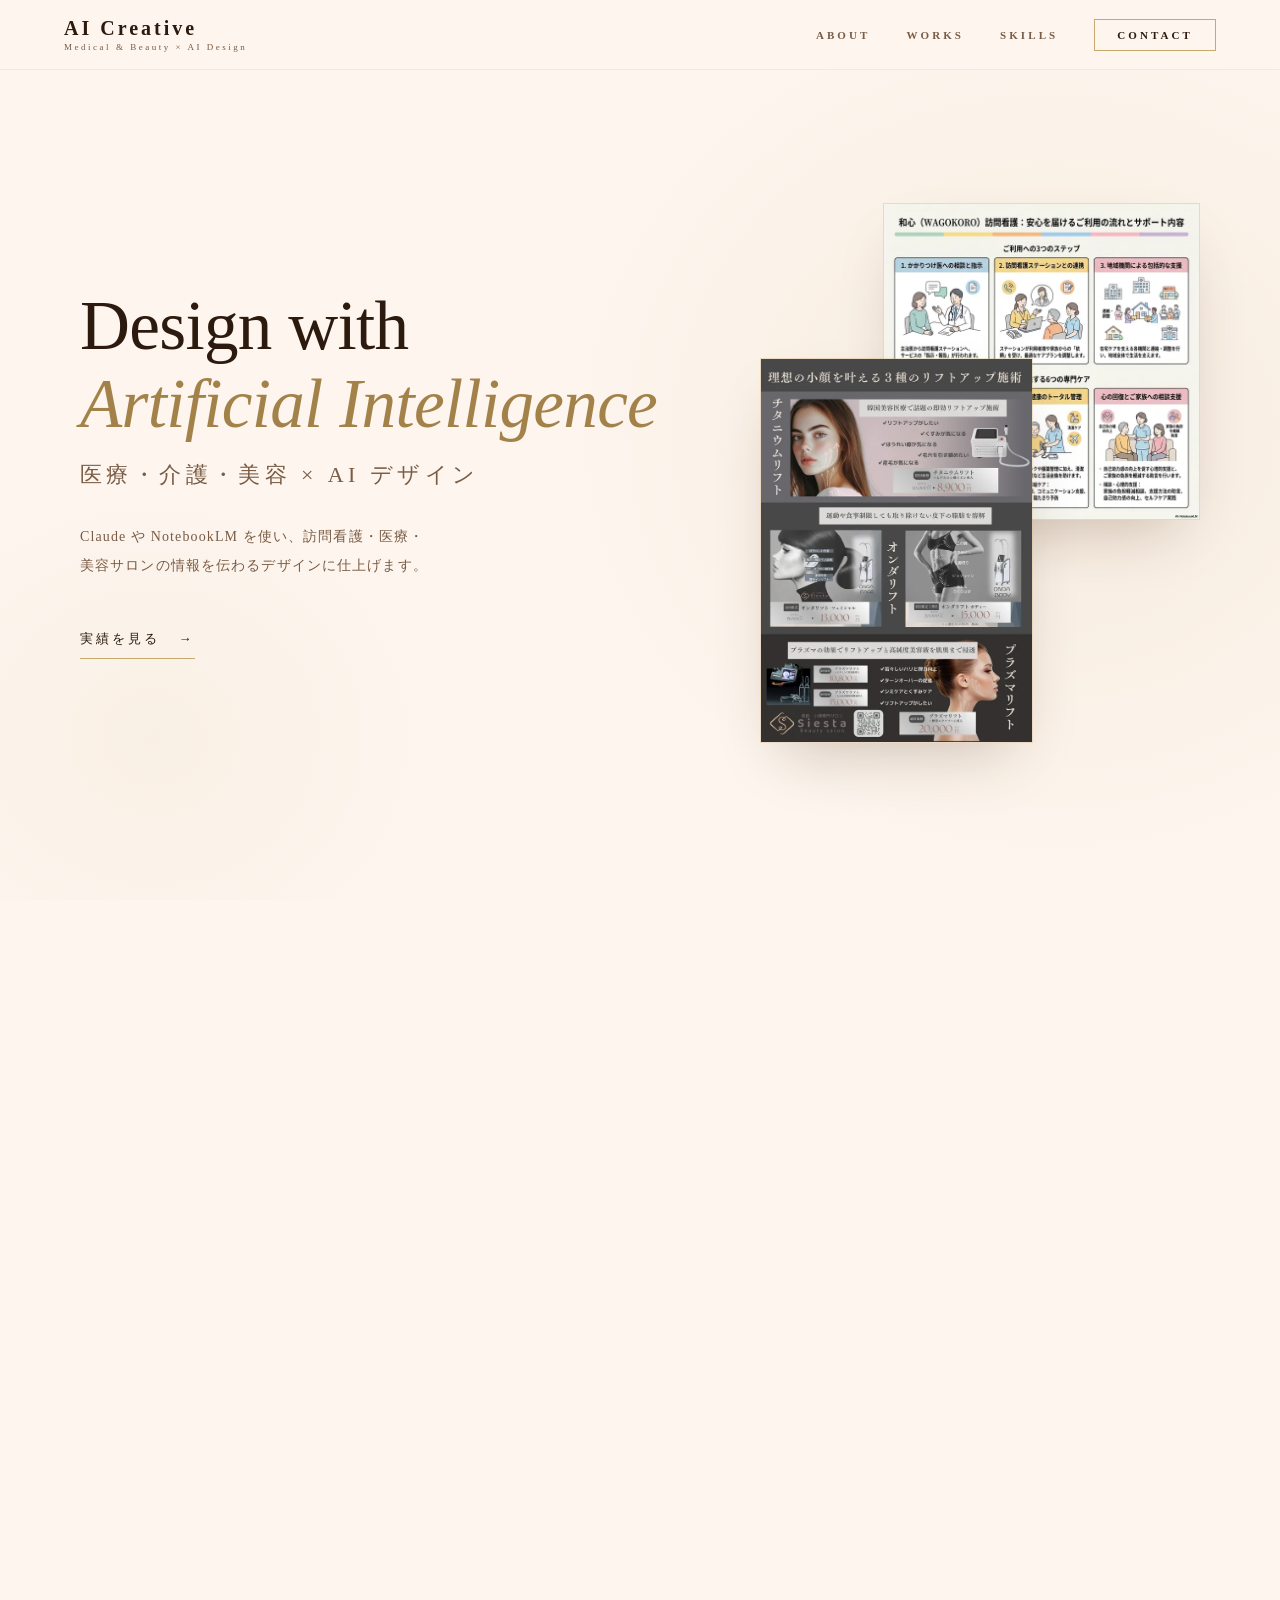
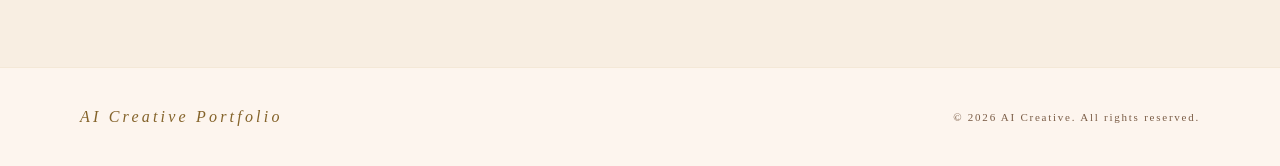
<file: index.html>
<!DOCTYPE html>
<html lang="ja">
<head>
  <meta charset="UTF-8">
  <meta name="viewport" content="width=device-width, initial-scale=1.0">

  <!--
    CSP: Content-Security-Policy
    - script-src  'self'  → 外部スクリプト・インラインスクリプト（onXXX 属性）を遮断
    - style-src   'self' https://fonts.googleapis.com → Google Fonts の stylesheet のみ許可
    - font-src    'self' https://fonts.gstatic.com   → Google Fonts のフォントファイルのみ許可
    - img-src     'self' data:                        → 自ドメインと data URI のみ
    - form-action 'none'                              → フォームの外部送信を全て遮断
    - object-src  'none'                              → Flash 等を遮断
    - base-uri    'self'                              → base タグ乗っ取りを防止
  -->
  <meta http-equiv="Content-Security-Policy"
        content="default-src 'self'; script-src 'self'; style-src 'self' https://fonts.googleapis.com; font-src 'self' https://fonts.gstatic.com; img-src 'self' data:; form-action 'none'; object-src 'none'; base-uri 'self';">

  <title>AI Creative Portfolio | 医療・美容 × AI デザイン</title>
  <meta name="description" content="Claude・NotebookLM などの生成 AI を活用し、医療・訪問看護・美容サロン向けのデザインとコンテンツを制作する AI クリエイターのポートフォリオサイトです。">
  <meta name="keywords"    content="AI, ポートフォリオ, 医療, 訪問看護, 美容サロン, NotebookLM, Claude, デザイン, インフォグラフィック">
  <meta name="author"      content="AI Creative Portfolio">

  <!-- OGP -->
  <meta property="og:type"        content="website">
  <meta property="og:url"         content="https://salonsiesta37-lab.github.io/ai-portfolio/">
  <meta property="og:title"       content="AI Creative Portfolio | 医療・美容 × AI デザイン">
  <meta property="og:description" content="Claude・NotebookLM などの生成 AI を活用した医療・訪問看護・美容サロン向けデザインの制作実績をご紹介します。">
  <meta property="og:image"       content="https://salonsiesta37-lab.github.io/ai-portfolio/iCeIWyyM31_full.png">
  <meta property="og:locale"      content="ja_JP">

  <!-- Twitter Card -->
  <meta name="twitter:card"        content="summary_large_image">
  <meta name="twitter:title"       content="AI Creative Portfolio | 医療・美容 × AI デザイン">
  <meta name="twitter:description" content="Claude・NotebookLM などの生成 AI を活用した医療・訪問看護・美容サロン向けデザインの制作実績をご紹介します。">
  <meta name="twitter:image"       content="https://salonsiesta37-lab.github.io/ai-portfolio/iCeIWyyM31_full.png">

  <!-- テーマ: OS のライト / ダーク設定に追従 -->
  <meta name="color-scheme" content="light dark">
  <meta name="theme-color" content="#FDF5EE" media="(prefers-color-scheme: light)">
  <meta name="theme-color" content="#1C130C" media="(prefers-color-scheme: dark)">
  <link rel="icon" href="img/favicon.svg" type="image/svg+xml">

  <!-- Canonical -->
  <link rel="canonical" href="https://salonsiesta37-lab.github.io/ai-portfolio/">

  <!-- Fonts: preconnect でレイテンシ削減 -->
  <link rel="preconnect" href="https://fonts.googleapis.com">
  <link rel="preconnect" href="https://fonts.gstatic.com" crossorigin>
  <link href="https://fonts.googleapis.com/css2?family=Cormorant+Garamond:ital,wght@0,300;0,400;0,600;1,300;1,400&family=Shippori+Mincho:wght@300;400;500&display=swap" rel="stylesheet">

  <!-- 外部 CSS（インラインスタイルを排除して CSP に準拠） -->
  <link rel="stylesheet" href="css/style.css">

  <!-- LCP: ヒーロー画像を先読み -->
  <link rel="preload" as="image" type="image/webp"
        href="img/siesta-flyer-640.webp"
        imagesrcset="img/siesta-flyer-640.webp 640w, img/siesta-flyer-1200.webp 1200w"
        imagesizes="(max-width: 768px) 60vw, 300px">
</head>
<body>

  <a href="#main" class="skip-link">本文へスキップ</a>
  <!-- ヘッダーの影切替用センチネル（scroll イベントの代わりに IntersectionObserver で監視） -->
  <div class="scroll-sentinel" id="scrollSentinel" aria-hidden="true"></div>

  <!-- ══ HEADER ══ -->
  <header id="header" role="banner">
    <a href="#home" class="logo" aria-label="AI Creative Portfolio トップへ">
      AI Creative
      <span>Medical &amp; Beauty × AI Design</span>
    </a>
    <nav aria-label="メインナビゲーション">
      <a href="#about">ABOUT</a>
      <a href="#works">WORKS</a>
      <a href="#skills">SKILLS</a>
      <a href="#contact" class="nav-cta">CONTACT</a>
    </nav>
  </header>

  <main id="main">

  <!-- ══ HERO ══ -->
  <section class="hero" id="home" aria-labelledby="hero-title">
    <div class="hero-bg" aria-hidden="true"></div>
    <div class="hero-content">
      <h1 class="hero-title" id="hero-title">
        Design with <em>Artificial Intelligence</em>
      </h1>
      <p class="hero-title-ja">医療・介護・美容 × AI デザイン</p>
      <p class="hero-desc">
        Claude や NotebookLM を使い、訪問看護・医療・美容サロンの情報を伝わるデザインに仕上げます。
      </p>
      <a href="#works" class="hero-cta">実績を見る</a>
    </div>
    <!-- 実際の制作物をヒーロービジュアルとして重ねて配置 -->
    <div class="hero-visual" aria-hidden="true">
      <img class="hero-visual__back"
           src="img/wagokoro-care-640.webp"
           srcset="img/wagokoro-care-640.webp 640w, img/wagokoro-care-1200.webp 1200w"
           sizes="(max-width: 768px) 55vw, 340px"
           width="640" height="640"
           alt=""
           decoding="async">
      <img class="hero-visual__front"
           src="img/siesta-flyer-640.webp"
           srcset="img/siesta-flyer-640.webp 640w, img/siesta-flyer-1200.webp 1200w"
           sizes="(max-width: 768px) 60vw, 300px"
           width="640" height="905"
           alt=""
           fetchpriority="high"
           decoding="async">
    </div>
  </section>

  <!-- ══ ABOUT ══ -->
  <section class="about" id="about" aria-labelledby="about-title">
    <h2 class="section-title reveal" id="about-title">About</h2>
    <p class="section-title-ja reveal">プロフィール</p>

    <div class="about-grid">
      <div class="about-text reveal">
        <p>
          医療・介護・美容業界に特化した <strong>AI 活用クリエイター</strong>です。Anthropic Claude・Google NotebookLM など最先端の生成 AI を駆使し、専門的な情報をわかりやすく美しく伝えるコンテンツを制作しています。
        </p>
        <p>
          訪問看護ステーション・美容サロンなど地域密着型ビジネスの<strong>デジタル変革を支援</strong>することを使命とし、ロゴ・チラシ・インフォグラフィック・Web フォームまで幅広いアウトプットに対応しています。
        </p>
        <p>
          AI を「ツール」として使いこなし、人間ならではの感性と組み合わせることで、業界に合った温かみのある成果物を届けます。
        </p>
        <div class="about-sectors" aria-label="対応分野">
          <span class="sector-tag">医療・介護</span>
          <span class="sector-tag">訪問看護</span>
          <span class="sector-tag">美容サロン</span>
          <span class="sector-tag">ブランドデザイン</span>
          <span class="sector-tag">Web 制作</span>
          <span class="sector-tag">インフォグラフィック</span>
        </div>
      </div>

      <div class="about-panel reveal reveal-d2">
        <h3>TOOLS &amp; TECHNOLOGIES</h3>
        <ul class="tool-list" aria-label="使用ツール一覧">
          <li class="tool-item">
            <div class="tool-icon" aria-hidden="true">Cl</div>
            <div class="tool-info">
              <h4>Claude <span>Anthropic</span></h4>
              <p>コンテンツ生成・コーディング・デザイン提案・PDF 自動生成</p>
            </div>
          </li>
          <li class="tool-item">
            <div class="tool-icon" aria-hidden="true">NL</div>
            <div class="tool-info">
              <h4>NotebookLM <span>Google</span></h4>
              <p>資料分析・インフォグラフィック生成・情報可視化</p>
            </div>
          </li>
          <li class="tool-item">
            <div class="tool-icon" aria-hidden="true">Py</div>
            <div class="tool-info">
              <h4>Python / ReportLab</h4>
              <p>PDF 帳票・パンフレット・印刷物の自動生成</p>
            </div>
          </li>
          <li class="tool-item">
            <div class="tool-icon" aria-hidden="true">W</div>
            <div class="tool-info">
              <h4>HTML / CSS</h4>
              <p>高品質 Web フォーム・LP・マイクロサイト制作</p>
            </div>
          </li>
        </ul>
      </div>
    </div>
  </section>


  <!-- ══ WORKS ══ -->
  <section class="works" id="works" aria-labelledby="works-title">
    <h2 class="section-title reveal" id="works-title">Works</h2>
    <p class="section-title-ja reveal">制作実績</p>

    <!-- フィルター: role="group" でボタン群を意味論的にグループ化 -->
    <div class="works-filter reveal" role="group" aria-label="カテゴリフィルター">
      <button class="filter-btn active" data-filter="all"         aria-pressed="true">ALL</button>
      <button class="filter-btn"        data-filter="web"         aria-pressed="false">WEB</button>
      <button class="filter-btn"        data-filter="infographic" aria-pressed="false">INFOGRAPHIC</button>
      <button class="filter-btn"        data-filter="design"      aria-pressed="false">DESIGN</button>
      <button class="filter-btn"        data-filter="logo"        aria-pressed="false">LOGO</button>
    </div>

    <!-- Works グリッド -->
    <div class="works-grid" id="worksGrid" role="list" aria-label="制作実績一覧">

      <!-- 01 HIRO Entry Form -->
      <article class="work-card reveal" data-category="web" role="listitem">
        <div class="work-img work-img--web-hiro">
          <img src="logo-20260418103055ut23hvvv8m-s.png"
               width="142" height="142"
               alt="HIRO 訪問看護ステーション ロゴ：応募エントリーフォームのサムネイル"
               loading="lazy"
               decoding="async">
        </div>
        <div class="work-body">
          <p class="work-cat">WEB FORM</p>
          <h3 class="work-title">応募エントリーフォーム</h3>
          <p class="work-client">HIRO 訪問看護ステーション（芦屋）</p>
          <ul class="work-tags" aria-label="使用技術">
            <li class="work-tag">HTML / CSS</li>
            <li class="work-tag">Claude</li>
            <li class="work-tag">Animation</li>
          </ul>
        </div>
      </article>

      <!-- 02 和心 Infographic 1 -->
      <article class="work-card reveal reveal-d1" data-category="infographic" role="listitem">
        <div class="work-img">
          <img src="img/wagokoro-care-640.webp"
               srcset="img/wagokoro-care-640.webp 640w, img/wagokoro-care-1200.webp 1200w"
               sizes="(max-width: 768px) 100vw, 50vw"
               width="640" height="640"
               alt="和心（WAGOKORO）訪問看護：利用手順と専門ケアのインフォグラフィック"
               loading="lazy"
               decoding="async">
        </div>
        <div class="work-body">
          <p class="work-cat">INFOGRAPHIC</p>
          <h3 class="work-title">訪問看護 利用手順 &amp; 専門ケア案内</h3>
          <p class="work-client">和心（WAGOKORO）訪問看護</p>
          <ul class="work-tags" aria-label="使用技術">
            <li class="work-tag">NotebookLM</li>
            <li class="work-tag">AI 可視化</li>
            <li class="work-tag">医療</li>
          </ul>
        </div>
      </article>

      <!-- 03 精神科 Step Guide -->
      <article class="work-card reveal reveal-d2" data-category="infographic" role="listitem">
        <div class="work-img">
          <img src="img/wagokoro-steps-640.webp"
               srcset="img/wagokoro-steps-640.webp 640w, img/wagokoro-steps-1200.webp 1200w"
               sizes="(max-width: 768px) 100vw, 50vw"
               width="640" height="640"
               alt="和心訪問看護：精神科訪問看護ステップガイドのインフォグラフィック"
               loading="lazy"
               decoding="async">
        </div>
        <div class="work-body">
          <p class="work-cat">INFOGRAPHIC</p>
          <h3 class="work-title">精神科訪問看護 ステップガイド</h3>
          <p class="work-client">和心（わごころ）訪問看護</p>
          <ul class="work-tags" aria-label="使用技術">
            <li class="work-tag">NotebookLM</li>
            <li class="work-tag">AI 可視化</li>
            <li class="work-tag">精神科</li>
          </ul>
        </div>
      </article>

      <!-- 04 Siesta Flyer -->
      <article class="work-card reveal reveal-d3" data-category="design" role="listitem">
        <div class="work-img">
          <img src="img/siesta-flyer-640.webp"
               srcset="img/siesta-flyer-640.webp 640w, img/siesta-flyer-1200.webp 1200w"
               sizes="(max-width: 768px) 100vw, 50vw"
               width="640" height="905"
               alt="Beauty Salon Siesta：リフトアップ3施術（チタニウムリフト・オンダリフト・プラズマリフト）プロモーションチラシ"
               loading="lazy"
               decoding="async">
        </div>
        <div class="work-body">
          <p class="work-cat">FLYER DESIGN</p>
          <h3 class="work-title">リフトアップ施術 プロモーションチラシ</h3>
          <p class="work-client">Beauty Salon Siesta（板宿）</p>
          <ul class="work-tags" aria-label="使用技術">
            <li class="work-tag">AI デザイン</li>
            <li class="work-tag">チラシ制作</li>
            <li class="work-tag">美容</li>
          </ul>
        </div>
      </article>

      <!-- 05 mediwell Logo -->
      <article class="work-card reveal reveal-d4" data-category="logo" role="listitem">
        <div class="work-img work-img--logo-mediwell">
          <img src="apple-touch-icon.png"
               width="180" height="145"
               alt="mediwell：ブランドロゴ（青と紫のひし形 × 筆記体ロゴタイプ）"
               loading="lazy"
               decoding="async">
        </div>
        <div class="work-body">
          <p class="work-cat">LOGO DESIGN</p>
          <h3 class="work-title">ブランドロゴデザイン</h3>
          <p class="work-client">mediwell</p>
          <ul class="work-tags" aria-label="使用技術">
            <li class="work-tag">ロゴ</li>
            <li class="work-tag">ブランディング</li>
            <li class="work-tag">AI 生成</li>
          </ul>
        </div>
      </article>

      <!-- 06 HIRO Logo -->
      <article class="work-card reveal reveal-d5" data-category="logo" role="listitem">
        <div class="work-img work-img--logo-hiro">
          <img src="logo-20260418103055ut23hvvv8m-s.png"
               width="142" height="142"
               alt="HIRO Home Visit Nursing：ブランドロゴ（芦屋 2023）"
               loading="lazy"
               decoding="async">
        </div>
        <div class="work-body">
          <p class="work-cat">LOGO DESIGN</p>
          <h3 class="work-title">ブランドロゴデザイン</h3>
          <p class="work-client">HIRO Home Visit Nursing（芦屋）</p>
          <ul class="work-tags" aria-label="使用技術">
            <li class="work-tag">ロゴ</li>
            <li class="work-tag">ブランディング</li>
            <li class="work-tag">AI 生成</li>
          </ul>
        </div>
      </article>

    </div>
  </section>

  <!-- ══ SKILLS ══ -->
  <section class="skills" id="skills" aria-labelledby="skills-title">
    <h2 class="section-title reveal" id="skills-title">Skills</h2>
    <p class="section-title-ja reveal">スキル・専門領域</p>

    <ul class="skills-list" aria-label="スキル一覧">
      <li class="skill reveal">
        <h3 class="skill-name">AI コンテンツ生成</h3>
        <p class="skill-desc">Claude・NotebookLM を活用した資料・インフォグラフィック・コピーライティングの高速制作</p>
      </li>
      <li class="skill reveal reveal-d1">
        <h3 class="skill-name">Web フォーム / LP</h3>
        <p class="skill-desc">HTML / CSS による高品質なエントリーフォーム・ランディングページ・マイクロサイトの構築</p>
      </li>
      <li class="skill reveal reveal-d2">
        <h3 class="skill-name">印刷物デザイン</h3>
        <p class="skill-desc">チラシ・パンフレット・PDF 帳票の AI 支援設計。ReportLab / Python による自動生成にも対応</p>
      </li>
      <li class="skill reveal reveal-d3">
        <h3 class="skill-name">ブランドデザイン</h3>
        <p class="skill-desc">ロゴ・アイコン・カラーパレット策定。医療・美容業界に適したブランドアイデンティティを提案</p>
      </li>
    </ul>

    <div class="sector-grid">
      <article class="sector-item reveal">
        <div class="sector-img">
          <img src="img/wagokoro-steps-640.webp"
               srcset="img/wagokoro-steps-640.webp 640w, img/wagokoro-steps-1200.webp 1200w"
               sizes="(max-width: 768px) 100vw, 50vw"
               width="640" height="640"
               alt=""
               loading="lazy"
               decoding="async">
        </div>
        <h3>Medical &amp; Nursing</h3>
        <p>
          訪問看護・在宅医療・精神科ケアなど医療・介護業界の複雑な情報を、患者や家族に伝わるビジュアルに変換。NotebookLM を活用した根拠ある情報可視化を強みとしています。
        </p>
      </article>
      <article class="sector-item reveal reveal-d2">
        <div class="sector-img">
          <img src="img/siesta-flyer-640.webp"
               srcset="img/siesta-flyer-640.webp 640w, img/siesta-flyer-1200.webp 1200w"
               sizes="(max-width: 768px) 100vw, 50vw"
               width="640" height="905"
               alt=""
               loading="lazy"
               decoding="async">
        </div>
        <h3>Beauty &amp; Wellness</h3>
        <p>
          美容サロン向けのチラシ・SNS コンテンツ・ブランドロゴを制作。施術の魅力を引き出す洗練されたビジュアル表現で、集客と信頼構築を支援します。
        </p>
      </article>
    </div>
  </section>

  <!-- ══ CONTACT ══ -->
  <section class="contact" id="contact" aria-labelledby="contact-title">
    <p class="section-label reveal" aria-hidden="true">Get in Touch</p>
    <h2 class="section-title reveal" id="contact-title">Contact</h2>
    <p class="section-title-ja reveal">お問い合わせ</p>

    <div class="contact-intro reveal">
      <p>
        制作のご依頼・ご相談はお気軽にどうぞ。医療・介護・美容業界の AI 活用について、まずはヒアリングからお受けしています。お返事は通常 1〜2 営業日以内にお送りします。
      </p>
      <ul class="contact-list" aria-label="対応サービス">
        <li class="contact-list-item">医療・訪問看護のコンテンツ制作</li>
        <li class="contact-list-item">美容サロンのデザイン・ブランディング</li>
        <li class="contact-list-item">AI ツール導入サポート</li>
        <li class="contact-list-item">Web フォーム・LP 制作</li>
        <li class="contact-list-item">インフォグラフィック制作</li>
      </ul>
    </div>

    <!--
      Security: onsubmit 属性を削除し js/main.js で addEventListener を使用
      Accessibility: label の for 属性と input の id を対応させて支援技術に対応
    -->
    <form class="contact-form reveal reveal-d2" novalidate aria-label="お問い合わせフォーム">
      <div class="form-group">
        <label for="contact-name">NAME</label>
        <input id="contact-name"
               type="text"
               name="name"
               placeholder="お名前"
               required
               maxlength="50"
               autocomplete="name"
               aria-required="true">
      </div>
      <div class="form-group">
        <label for="contact-email">EMAIL</label>
        <input id="contact-email"
               type="email"
               name="email"
               placeholder="メールアドレス"
               required
               maxlength="100"
               autocomplete="email"
               aria-required="true">
      </div>
      <div class="form-group form-group--full">
        <label for="contact-service">SERVICE</label>
        <input id="contact-service"
               type="text"
               name="service"
               placeholder="ご依頼内容（例：チラシ制作・Web フォーム）"
               maxlength="100"
               autocomplete="off">
      </div>
      <div class="form-group form-group--full">
        <label for="contact-message">MESSAGE</label>
        <textarea id="contact-message"
                  name="message"
                  placeholder="詳細をお聞かせください"
                  required
                  maxlength="1000"
                  aria-required="true"></textarea>
      </div>
      <button type="submit" class="submit-btn" aria-label="メッセージを送信">SEND MESSAGE</button>
    </form>
  </section>

  </main>

  <!-- ══ FOOTER ══ -->
  <footer role="contentinfo">
    <span class="footer-logo">AI Creative Portfolio</span>
    <small class="footer-copy">© 2026 AI Creative. All rights reserved.</small>
  </footer>

  <!--
    defer: DOM 解析完了後に実行（パフォーマンス最適化）
    src: 外部ファイル参照（CSP の script-src 'self' に準拠）
  -->
  <script src="js/main.js" defer></script>
</body>
</html>
</file>
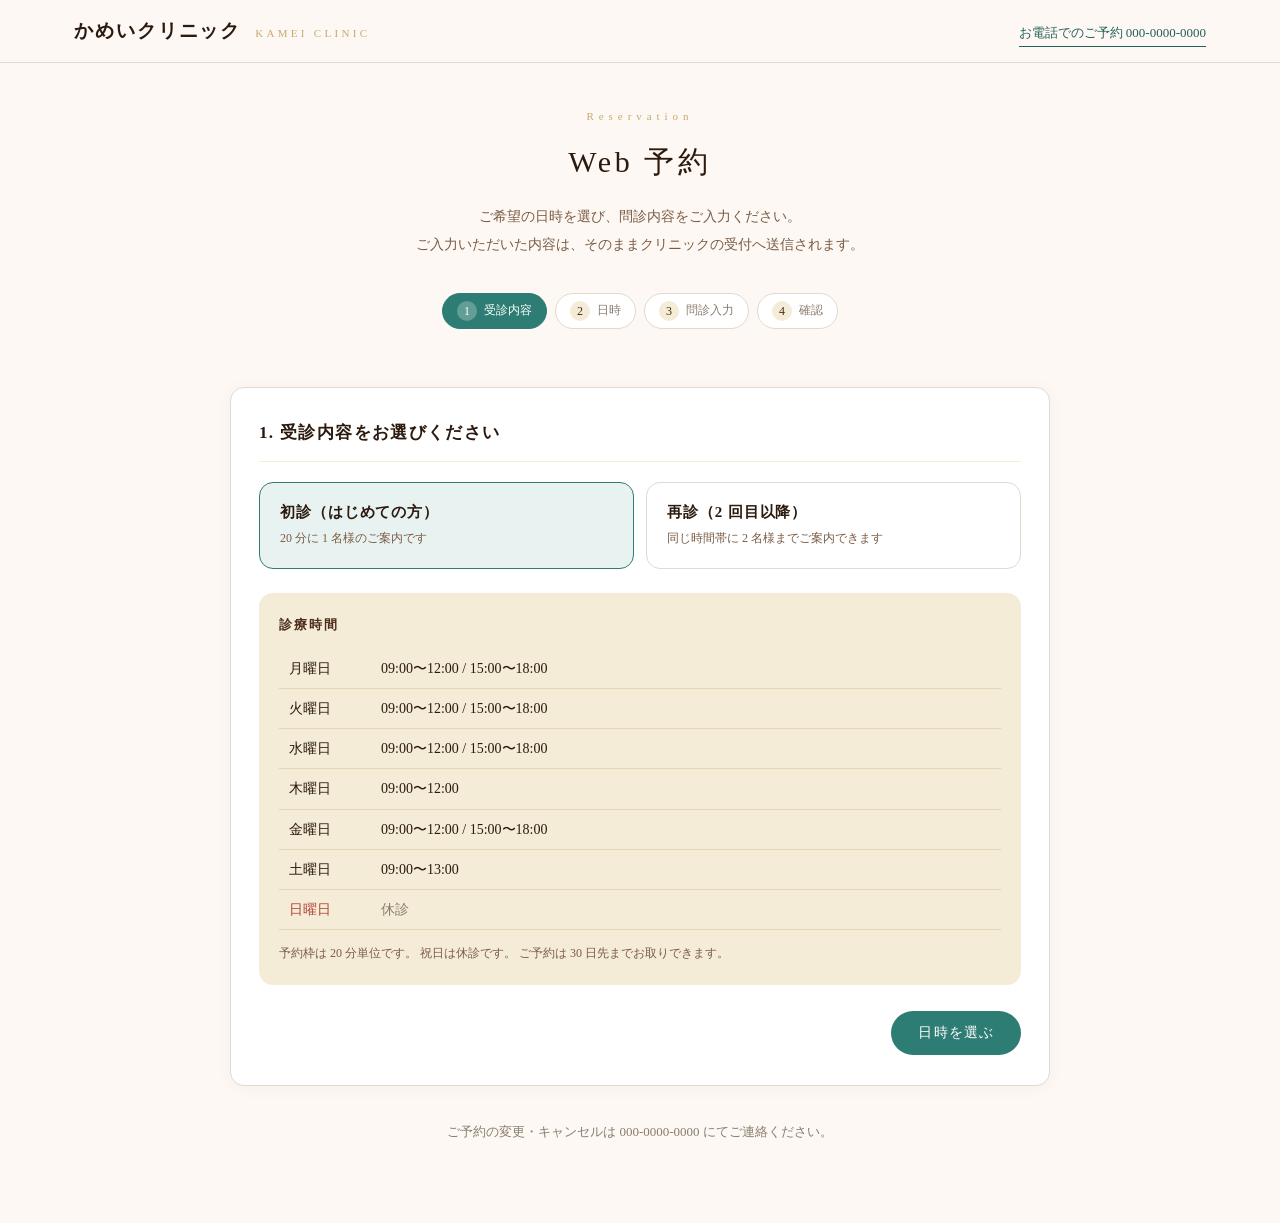
<file: clinic-booking/index.html>
<!DOCTYPE html>
<html lang="ja">
<head>
  <meta charset="UTF-8">
  <meta name="viewport" content="width=device-width, initial-scale=1.0">

  <!--
    CSP: 予約フォームは患者さんの個人情報を扱うため、読み込み先を最小限に限定します。
    - script-src  'self'                        → 外部・インラインスクリプトを遮断
    - connect-src Apps Script のみ許可          → 予約データの送信先を限定
    - form-action 'none'                        → フォームの外部送信を遮断（送信は JS 経由）
  -->
  <meta http-equiv="Content-Security-Policy"
        content="default-src 'self';
                 script-src 'self';
                 style-src 'self' https://fonts.googleapis.com;
                 font-src 'self' https://fonts.gstatic.com;
                 img-src 'self' data:;
                 connect-src 'self' https://script.google.com https://script.googleusercontent.com;
                 form-action 'none'; object-src 'none'; base-uri 'self';">

  <title>Web予約 | かめいクリニック</title>
  <meta name="description" content="かめいクリニックの Web 予約フォームです。診療時間に合わせた予約枠から、ご希望の日時をお選びいただけます。初診の方は 20 分に 1 名様のご案内です。">
  <meta name="robots" content="noindex">

  <link rel="preconnect" href="https://fonts.googleapis.com">
  <link rel="preconnect" href="https://fonts.gstatic.com" crossorigin>
  <link href="https://fonts.googleapis.com/css2?family=Cormorant+Garamond:wght@300;400;600&family=Shippori+Mincho:wght@400;500;600&display=swap" rel="stylesheet">
  <link rel="stylesheet" href="css/booking.css">
</head>
<body>

  <header class="site-header">
    <div class="site-header-inner">
      <p class="clinic-name" id="clinicName">かめいクリニック</p>
      <p class="clinic-sub" id="clinicNameEn">KAMEI CLINIC</p>
      <a class="header-tel" id="headerTel" href="#" hidden>お電話でのご予約</a>
    </div>
  </header>

  <main class="page">

    <div class="page-head">
      <p class="page-label" aria-hidden="true">Reservation</p>
      <h1 class="page-title">Web 予約</h1>
      <p class="page-lead">
        ご希望の日時を選び、問診内容をご入力ください。<br>
        ご入力いただいた内容は、そのままクリニックの受付へ送信されます。
      </p>
    </div>

    <!-- 進行状況 -->
    <ol class="stepper" id="stepper" aria-label="予約の進行状況">
      <li class="step is-current" data-step="1"><span class="step-no">1</span>受診内容</li>
      <li class="step" data-step="2"><span class="step-no">2</span>日時</li>
      <li class="step" data-step="3"><span class="step-no">3</span>問診入力</li>
      <li class="step" data-step="4"><span class="step-no">4</span>確認</li>
    </ol>

    <!-- 通信・エラーの読み上げ用 -->
    <p class="live-region" id="liveRegion" role="status" aria-live="polite"></p>

    <!-- ══ STEP 1: 受付種別 ══ -->
    <section class="card panel" id="panel1" aria-labelledby="panel1-title">
      <h2 class="card-title" id="panel1-title">1. 受診内容をお選びください</h2>
      <div class="type-list" id="typeList" role="radiogroup" aria-label="受付種別"></div>

      <div class="hours-box">
        <h3 class="hours-title">診療時間</h3>
        <table class="hours-table" id="hoursTable">
          <caption class="visually-hidden">曜日ごとの診療時間</caption>
          <tbody></tbody>
        </table>
        <p class="hours-note" id="hoursNote"></p>
      </div>

      <div class="panel-actions">
        <button type="button" class="btn btn-primary" id="toStep2">日時を選ぶ</button>
      </div>
    </section>

    <!-- ══ STEP 2: 日時選択 ══ -->
    <section class="card panel" id="panel2" aria-labelledby="panel2-title" hidden>
      <h2 class="card-title" id="panel2-title">2. ご希望の日時をお選びください</h2>

      <div class="date-nav">
        <button type="button" class="btn btn-ghost" id="prevWeek">← 前の 7 日</button>
        <p class="date-range" id="dateRange"></p>
        <button type="button" class="btn btn-ghost" id="nextWeek">次の 7 日 →</button>
      </div>

      <div class="date-grid" id="dateGrid" role="group" aria-label="来院日"></div>

      <div class="slot-area">
        <h3 class="slot-head" id="slotHead">日付を選択してください</h3>
        <p class="slot-legend">
          <span class="legend-item"><span class="dot dot-open"></span>空きあり</span>
          <span class="legend-item"><span class="dot dot-full"></span>満枠・受付終了</span>
        </p>
        <div class="slot-grid" id="slotGrid" role="group" aria-label="来院時間"></div>
        <p class="slot-empty" id="slotEmpty" hidden></p>
      </div>

      <div class="panel-actions">
        <button type="button" class="btn btn-ghost" id="backTo1">戻る</button>
        <button type="button" class="btn btn-primary" id="toStep3" disabled>問診入力へ</button>
      </div>
    </section>

    <!-- ══ STEP 3: 問診入力 ══ -->
    <section class="card panel" id="panel3" aria-labelledby="panel3-title" hidden>
      <h2 class="card-title" id="panel3-title">3. 問診内容をご入力ください</h2>
      <p class="selected-summary" id="selectedSummary"></p>

      <form class="booking-form" id="bookingForm" novalidate>
        <div class="form-row">
          <div class="form-group">
            <label for="f-name">お名前 <span class="req">必須</span></label>
            <input id="f-name" name="name" type="text" maxlength="50" autocomplete="name"
                   placeholder="亀井 花子" required aria-required="true" aria-describedby="e-name">
            <p class="field-error" id="e-name" role="alert"></p>
          </div>
          <div class="form-group">
            <label for="f-kana">ふりがな <span class="req">必須</span></label>
            <input id="f-kana" name="kana" type="text" maxlength="50" autocomplete="off"
                   placeholder="かめい はなこ" required aria-required="true" aria-describedby="e-kana">
            <p class="field-error" id="e-kana" role="alert"></p>
          </div>
        </div>

        <div class="form-row">
          <div class="form-group">
            <label for="f-birthday">生年月日 <span class="req">必須</span></label>
            <input id="f-birthday" name="birthday" type="date" autocomplete="bday"
                   required aria-required="true" aria-describedby="e-birthday">
            <p class="field-error" id="e-birthday" role="alert"></p>
          </div>
          <div class="form-group">
            <label for="f-sex">性別</label>
            <select id="f-sex" name="sex">
              <option value="female">女性</option>
              <option value="male">男性</option>
              <option value="other">回答しない</option>
            </select>
          </div>
        </div>

        <div class="form-row">
          <div class="form-group">
            <label for="f-tel">電話番号 <span class="req">必須</span></label>
            <input id="f-tel" name="tel" type="tel" maxlength="20" autocomplete="tel"
                   placeholder="078-000-0000" required aria-required="true" aria-describedby="e-tel">
            <p class="field-error" id="e-tel" role="alert"></p>
          </div>
          <div class="form-group">
            <label for="f-email">メールアドレス <span class="opt">任意</span></label>
            <input id="f-email" name="email" type="email" maxlength="100" autocomplete="email"
                   placeholder="example@mail.com" aria-describedby="e-email">
            <p class="field-error" id="e-email" role="alert"></p>
          </div>
        </div>

        <div class="form-group">
          <label for="f-insurance">保険証</label>
          <select id="f-insurance" name="insurance">
            <option value="持参します">持参します</option>
            <option value="マイナ保険証を利用します">マイナ保険証を利用します</option>
            <option value="持参できません">持参できません</option>
          </select>
        </div>

        <div class="form-group">
          <label for="f-symptom">症状・ご要望 <span class="opt">任意</span></label>
          <textarea id="f-symptom" name="symptom" rows="5" maxlength="500"
                    placeholder="いつ頃からどのような症状があるか、服用中のお薬などをご記入ください。"
                    aria-describedby="e-symptom"></textarea>
          <p class="char-count"><span id="symptomCount">0</span> / 500 文字</p>
          <p class="field-error" id="e-symptom" role="alert"></p>
        </div>

        <div class="panel-actions">
          <button type="button" class="btn btn-ghost" id="backTo2">戻る</button>
          <button type="submit" class="btn btn-primary">入力内容を確認</button>
        </div>
      </form>
    </section>

    <!-- ══ STEP 4: 確認 ══ -->
    <section class="card panel" id="panel4" aria-labelledby="panel4-title" hidden>
      <h2 class="card-title" id="panel4-title">4. 内容をご確認ください</h2>
      <p class="confirm-lead">この内容でクリニックへ送信します。</p>

      <dl class="confirm-list" id="confirmList"></dl>

      <div class="notice-box">
        <h3 class="notice-title">ご来院にあたって</h3>
        <ul class="notice-list" id="noticeList"></ul>
      </div>

      <p class="submit-error" id="submitError" role="alert" hidden></p>

      <div class="panel-actions">
        <button type="button" class="btn btn-ghost" id="backTo3">修正する</button>
        <button type="button" class="btn btn-primary" id="submitBooking">この内容で予約する</button>
      </div>
    </section>

    <!-- ══ 完了 ══ -->
    <section class="card panel panel-done" id="panelDone" aria-labelledby="done-title" hidden>
      <p class="done-mark" aria-hidden="true">✓</p>
      <h2 class="card-title" id="done-title">ご予約を受け付けました</h2>

      <div class="done-summary">
        <p class="done-code">予約番号 <strong id="doneCode"></strong></p>
        <p class="done-when" id="doneWhen"></p>
        <p class="done-type" id="doneType"></p>
      </div>

      <div class="mailto-box" id="mailtoBox" hidden>
        <p class="mailto-lead">
          最後にメールソフトが開きます。<strong>そのまま送信</strong>してください。<br>
          自動で開かない場合は、下のボタンを押してください。
        </p>
        <a class="btn btn-primary" id="mailtoLink" href="#">クリニックへ予約内容を送信する</a>
      </div>

      <p class="done-note" id="doneNote"></p>

      <div class="panel-actions">
        <button type="button" class="btn btn-ghost" id="restart">続けて予約する</button>
      </div>
    </section>

    <p class="page-foot">
      ご予約の変更・キャンセルは <span id="footTel">お電話</span> にてご連絡ください。
    </p>

  </main>

  <script type="module" src="js/booking.js"></script>
</body>
</html>
</file>
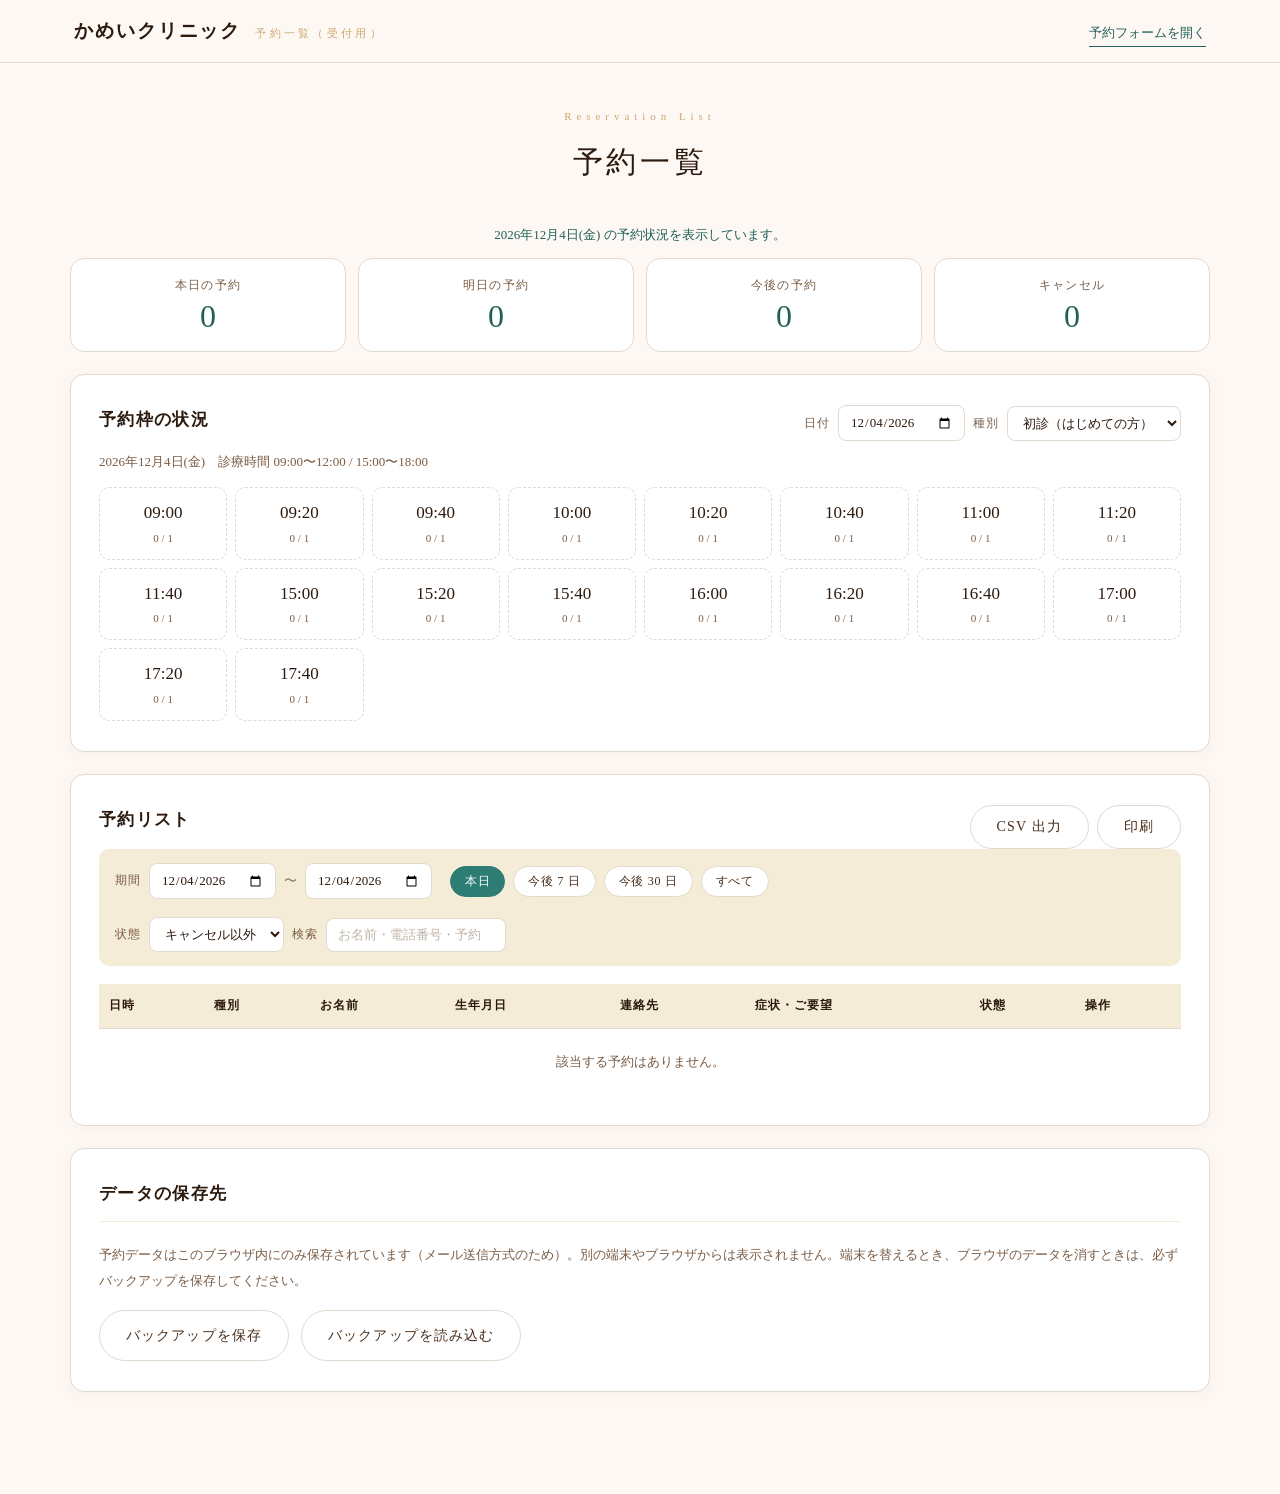
<file: clinic-booking/admin.html>
<!DOCTYPE html>
<html lang="ja">
<head>
  <meta charset="UTF-8">
  <meta name="viewport" content="width=device-width, initial-scale=1.0">

  <meta http-equiv="Content-Security-Policy"
        content="default-src 'self';
                 script-src 'self';
                 style-src 'self' https://fonts.googleapis.com;
                 font-src 'self' https://fonts.gstatic.com;
                 img-src 'self' data:;
                 connect-src 'self' https://script.google.com https://script.googleusercontent.com;
                 form-action 'none'; object-src 'none'; base-uri 'self';">

  <title>予約一覧（受付用） | かめいクリニック</title>
  <meta name="robots" content="noindex, nofollow">

  <link rel="preconnect" href="https://fonts.googleapis.com">
  <link rel="preconnect" href="https://fonts.gstatic.com" crossorigin>
  <link href="https://fonts.googleapis.com/css2?family=Cormorant+Garamond:wght@300;400;600&family=Shippori+Mincho:wght@400;500;600&display=swap" rel="stylesheet">
  <link rel="stylesheet" href="css/booking.css">
</head>
<body class="admin">

  <header class="site-header">
    <div class="site-header-inner">
      <p class="clinic-name" id="clinicName">かめいクリニック</p>
      <p class="clinic-sub">予約一覧（受付用）</p>
      <a class="header-tel" href="index.html">予約フォームを開く</a>
    </div>
  </header>

  <!-- パスコード入力 -->
  <main class="page page-narrow" id="lockScreen" hidden>
    <section class="card" aria-labelledby="lock-title">
      <h1 class="card-title" id="lock-title">受付用パスコード</h1>
      <p class="lock-lead">この画面はクリニック内でのみご利用ください。</p>
      <form class="lock-form" id="lockForm" novalidate>
        <div class="form-group">
          <label for="passcode">パスコード</label>
          <input id="passcode" type="password" autocomplete="current-password" inputmode="numeric">
          <p class="field-error" id="lockError" role="alert"></p>
        </div>
        <button type="submit" class="btn btn-primary">開く</button>
      </form>
    </section>
  </main>

  <main class="page page-wide" id="adminScreen" hidden>

    <div class="page-head">
      <p class="page-label" aria-hidden="true">Reservation List</p>
      <h1 class="page-title">予約一覧</h1>
    </div>

    <p class="live-region" id="liveRegion" role="status" aria-live="polite"></p>

    <!-- 集計 -->
    <div class="stat-row" id="statRow">
      <div class="stat"><p class="stat-label">本日の予約</p><p class="stat-value" id="statToday">0</p></div>
      <div class="stat"><p class="stat-label">明日の予約</p><p class="stat-value" id="statTomorrow">0</p></div>
      <div class="stat"><p class="stat-label">今後の予約</p><p class="stat-value" id="statUpcoming">0</p></div>
      <div class="stat"><p class="stat-label">キャンセル</p><p class="stat-value" id="statCanceled">0</p></div>
    </div>

    <!-- 枠ビュー -->
    <section class="card" aria-labelledby="board-title">
      <div class="card-head">
        <h2 class="card-title" id="board-title">予約枠の状況</h2>
        <div class="card-tools">
          <label class="inline-label" for="boardDate">日付</label>
          <input id="boardDate" type="date">
          <label class="inline-label" for="boardType">種別</label>
          <select id="boardType"></select>
        </div>
      </div>
      <p class="board-hours" id="boardHours"></p>
      <div class="board" id="board"></div>
    </section>

    <!-- 一覧 -->
    <section class="card" aria-labelledby="list-title">
      <div class="card-head">
        <h2 class="card-title" id="list-title">予約リスト</h2>
        <div class="card-tools">
          <button type="button" class="btn btn-ghost" id="reload" hidden>再読み込み</button>
          <button type="button" class="btn btn-ghost" id="exportCsv">CSV 出力</button>
          <button type="button" class="btn btn-ghost" id="printList">印刷</button>
        </div>
      </div>

      <div class="filter-bar">
        <div class="filter-group">
          <label class="inline-label" for="filterFrom">期間</label>
          <input id="filterFrom" type="date">
          <span class="tilde">〜</span>
          <input id="filterTo" type="date">
        </div>
        <div class="filter-group">
          <button type="button" class="chip is-active" data-range="today">本日</button>
          <button type="button" class="chip" data-range="week">今後 7 日</button>
          <button type="button" class="chip" data-range="month">今後 30 日</button>
          <button type="button" class="chip" data-range="all">すべて</button>
        </div>
        <div class="filter-group">
          <label class="inline-label" for="filterStatus">状態</label>
          <select id="filterStatus">
            <option value="active">キャンセル以外</option>
            <option value="all">すべて</option>
            <option value="reserved">予約済み</option>
            <option value="visited">来院済み</option>
            <option value="canceled">キャンセル</option>
          </select>
          <label class="inline-label" for="filterKeyword">検索</label>
          <input id="filterKeyword" type="search" placeholder="お名前・電話番号・予約番号">
        </div>
      </div>

      <div class="table-wrap">
        <table class="list-table">
          <caption class="visually-hidden">予約の一覧</caption>
          <thead>
            <tr>
              <th scope="col">日時</th>
              <th scope="col">種別</th>
              <th scope="col">お名前</th>
              <th scope="col">生年月日</th>
              <th scope="col">連絡先</th>
              <th scope="col">症状・ご要望</th>
              <th scope="col">状態</th>
              <th scope="col" class="col-action">操作</th>
            </tr>
          </thead>
          <tbody id="listBody"></tbody>
        </table>
      </div>
      <p class="list-empty" id="listEmpty" hidden>該当する予約はありません。</p>
    </section>

    <!-- データ管理 -->
    <section class="card" aria-labelledby="data-title">
      <h2 class="card-title" id="data-title">データの保存先</h2>
      <p class="data-note" id="dataNote"></p>
      <div class="panel-actions panel-actions--left">
        <button type="button" class="btn btn-ghost" id="exportJson">バックアップを保存</button>
        <label class="btn btn-ghost btn-file">
          バックアップを読み込む
          <input type="file" id="importJson" accept="application/json" hidden>
        </label>
      </div>
    </section>

  </main>

  <script type="module" src="js/admin.js"></script>
</body>
</html>
</file>
<file: css/style.css>
/* ================================================================
   AI Creative Portfolio — style.css
   Design: Luxury Japanese Modern（taste-skill: Redesign / Preserve）
   Dials: DESIGN_VARIANCE 5 / MOTION_INTENSITY 5 / VISUAL_DENSITY 3
   ================================================================ */

/* ── Tokens ────────────────────────────────────────────────────── */
:root {
  /* Surfaces */
  --bg:            #FDF5EE;   /* cream: ページ基調 */
  --bg-alt:        #F8EEE2;   /* 同系色の一段濃いトーン（Works / Contact） */
  --surface:       #F5ECD8;   /* パネル */
  --header-bg:     rgba(253,245,238,.93);

  /* Text */
  --text:          #2C1A0E;
  --text-muted:    #7A5C45;   /* 5.6:1 on --bg */
  --placeholder:   #9A7F69;

  /* Accent: ゴールド 1 色のみ */
  --accent:        #C9A96E;   /* 線・ボタン面 */
  --accent-ink:    #84632A;   /* 小さなゴールド文字（AA 4.5:1 以上） */
  --accent-display:#A3824A;   /* 大きな見出しのゴールド（3:1 以上） */
  --on-accent:     #2C1A0E;   /* ゴールド面上の文字 */
  --line:          rgba(201,169,110,.32);
  --line-soft:     rgba(201,169,110,.18);

  /* Elevation: 背景色相に合わせたブラウン系の影 */
  --shadow:        0 28px 60px -24px rgba(74,46,26,.28);

  --ease:          cubic-bezier(0.25, 0.46, 0.45, 0.94);
  --header-h:      70px;
  --gutter:        max(80px, calc((100% - 1200px) / 2));

  /* z-index scale */
  --z-header:      100;
  --z-skip:        200;
}

@media (prefers-color-scheme: dark) {
  :root {
    --bg:            #1C130C;
    --bg-alt:        #221710;
    --surface:       #2A1D13;
    --header-bg:     rgba(28,19,12,.9);
    --text:          #F3E8DA;
    --text-muted:    #BFA88F;
    --placeholder:   #8F7A66;
    --accent:        #C9A96E;
    --accent-ink:    #D8BD8A;
    --accent-display:#D8BD8A;
    --on-accent:     #2C1A0E;
    --line:          rgba(201,169,110,.28);
    --line-soft:     rgba(201,169,110,.14);
    --shadow:        0 28px 60px -24px rgba(0,0,0,.55);
  }
}

/* ── Reset ──────────────────────────────────────────────────────── */
*, *::before, *::after { margin: 0; padding: 0; box-sizing: border-box; }
html {
  scroll-behavior: smooth;
  /* 固定ヘッダーの下にアンカー先が隠れないようにする */
  scroll-padding-top: calc(var(--header-h) + 14px);
}
body {
  font-family: 'Shippori Mincho', serif;
  background: var(--bg);
  color: var(--text);
  overflow-x: hidden;
  /* 和文を文節単位で改行（「サ / ロン」のような語中改行を防ぐ。対応ブラウザのみ） */
  word-break: auto-phrase;
}
img { display: block; max-width: 100%; height: auto; }
ul { list-style: none; }
::selection { background: var(--accent); color: var(--on-accent); }

/* キーボード操作時のみゴールドの細線フォーカスリングを表示 */
:focus-visible { outline: 1px solid var(--accent); outline-offset: 4px; }

/* ── Skip link / Sentinel ───────────────────────────────────────── */
.skip-link {
  position: fixed; top: 12px; left: 12px; z-index: var(--z-skip);
  padding: 10px 18px; background: var(--text); color: var(--bg);
  font-size: 12px; letter-spacing: .12em; text-decoration: none;
  transform: translateY(-150%);
  transition: transform .2s var(--ease);
}
.skip-link:focus-visible { transform: translateY(0); }
.scroll-sentinel {
  position: absolute; top: 0; left: 0;
  width: 1px; height: 20px; pointer-events: none;
}

/* ── Header ─────────────────────────────────────────────────────── */
header {
  position: fixed; top: 0; left: 0; right: 0; z-index: var(--z-header);
  padding: 0 64px; height: var(--header-h);
  display: flex; align-items: center; justify-content: space-between;
  background: var(--header-bg);
  backdrop-filter: blur(14px);
  border-bottom: 1px solid var(--line-soft);
  transition: box-shadow .3s;
}
header.scrolled { box-shadow: 0 2px 24px rgba(74,46,26,.08); }
.logo {
  font-family: 'Cormorant Garamond', serif;
  font-size: 20px; font-weight: 600; letter-spacing: .15em;
  color: var(--text); text-decoration: none;
}
.logo span {
  display: block; font-family: 'Shippori Mincho', serif;
  font-size: 9px; font-weight: 300; letter-spacing: .28em;
  color: var(--text-muted); margin-top: 2px;
}
nav { display: flex; gap: 36px; align-items: center; }
nav a {
  font-family: 'Cormorant Garamond', serif;
  font-size: 11px; font-weight: 600; letter-spacing: .28em;
  color: var(--text-muted); text-decoration: none;
  transition: color .3s;
}
nav a:hover { color: var(--accent-ink); }
.nav-cta {
  color: var(--text); border: 1px solid var(--accent);
  padding: 9px 22px;
  transition: background .3s, color .3s, transform .15s;
}
nav .nav-cta:hover { background: var(--accent); color: var(--on-accent); }
.nav-cta:active { transform: translateY(1px); }

/* ── Hero ───────────────────────────────────────────────────────── */
.hero {
  min-height: 100dvh;
  display: grid; grid-template-columns: minmax(0, 7fr) minmax(0, 5fr);
  align-items: center; gap: 56px;
  position: relative; overflow: hidden;
  padding: calc(var(--header-h) + 48px) var(--gutter) 72px;
}
.hero-bg {
  position: absolute; inset: 0;
  background:
    radial-gradient(ellipse 55% 70% at 82% 48%, rgba(201,169,110,.13), transparent 68%),
    radial-gradient(ellipse 35% 45% at 12% 82%, rgba(201,169,110,.07), transparent 60%);
}
.hero-content { position: relative; z-index: 1; }
.hero-title {
  font-family: 'Cormorant Garamond', serif;
  font-size: clamp(44px, 5.4vw, 80px);
  font-weight: 300; letter-spacing: -.01em;
  /* イタリックの g の descender が欠けないよう 1.12 + 下余白を確保 */
  line-height: 1.12; padding-bottom: .06em;
  color: var(--text); margin-bottom: 14px;
  text-wrap: balance;
  opacity: 0; animation: fadeUp 1s .3s var(--ease) forwards;
}
.hero-title em { font-style: italic; color: var(--accent-display); }
.hero-title-ja {
  font-size: clamp(16px, 1.9vw, 22px); font-weight: 300;
  letter-spacing: .2em; color: var(--text-muted); margin-bottom: 32px;
  opacity: 0; animation: fadeUp 1s .5s var(--ease) forwards;
}
.hero-desc {
  font-size: 14px; line-height: 2.1; letter-spacing: .08em;
  color: var(--text-muted); max-width: 30em; margin-bottom: 48px;
  opacity: 0; animation: fadeUp 1s .7s var(--ease) forwards;
}
.hero-cta {
  display: inline-flex; align-items: center; gap: 18px;
  font-size: 13px; font-weight: 500; letter-spacing: .24em;
  color: var(--text); text-decoration: none;
  padding-bottom: 10px; border-bottom: 1px solid var(--accent);
  transition: color .3s, gap .35s var(--ease);
  opacity: 0; animation: fadeUp 1s .9s var(--ease) forwards;
}
.hero-cta::after { content: '→'; }
.hero-cta:hover  { color: var(--accent-ink); gap: 28px; }

/* 実際の制作物を 2 枚重ねたビジュアル */
.hero-visual {
  position: relative; z-index: 1;
  justify-self: end;
  width: min(100%, 440px); aspect-ratio: 440 / 540;
  opacity: 0; animation: fadeIn 1.2s .6s var(--ease) forwards;
}
.hero-visual img {
  position: absolute;
  border: 1px solid var(--line);
  box-shadow: var(--shadow);
}
.hero-visual__back  { top: 0; right: 0; width: 72%; }
.hero-visual__front { bottom: 0; left: 0; width: 62%; }

/* ── Section Common ─────────────────────────────────────────────── */
section { padding: 128px var(--gutter) 144px; }
.section-label {
  font-family: 'Cormorant Garamond', serif;
  font-size: 11px; letter-spacing: .48em; color: var(--accent-ink);
  margin-bottom: 14px; display: flex; align-items: center; gap: 16px;
}
.section-label::before { content: ''; width: 32px; height: 1px; background: var(--accent); }
.section-title {
  font-family: 'Cormorant Garamond', serif;
  font-size: clamp(40px, 4.4vw, 60px); font-weight: 300;
  letter-spacing: -.005em;
  color: var(--text); line-height: 1.08; margin-bottom: 10px;
  text-wrap: balance;
}
.section-title-ja {
  font-size: 12px; letter-spacing: .22em;
  color: var(--text-muted); margin-bottom: 64px;
}

/* ── About ──────────────────────────────────────────────────────── */
.about-grid {
  display: grid; grid-template-columns: 1.1fr 0.9fr;
  gap: 80px; align-items: start;
}
.about-text p {
  font-size: 14px; line-height: 2.25; letter-spacing: .08em;
  color: var(--text-muted); margin-bottom: 22px; max-width: 38em;
}
.about-text p strong { color: var(--text); font-weight: 500; }
.about-sectors { display: flex; gap: 10px; flex-wrap: wrap; margin-top: 40px; }
.sector-tag {
  font-size: 11px; letter-spacing: .16em; color: var(--text-muted);
  border: 1px solid var(--line); padding: 8px 16px;
}
.about-panel {
  background: var(--surface);
  padding: 48px 44px;
}
.about-panel h3 {
  font-family: 'Cormorant Garamond', serif;
  font-size: 11px; letter-spacing: .36em; color: var(--text-muted);
  margin-bottom: 32px;
}
.tool-list { display: flex; flex-direction: column; }
.tool-item {
  display: flex; align-items: flex-start; gap: 18px;
  padding: 20px 0;
  border-bottom: 1px solid var(--line-soft);
}
.tool-item:first-child { padding-top: 0; }
.tool-item:last-child  { border-bottom: none; padding-bottom: 0; }
.tool-icon {
  width: 38px; height: 38px; flex-shrink: 0;
  border: 1px solid var(--accent);
  display: flex; align-items: center; justify-content: center;
  font-family: 'Cormorant Garamond', serif;
  font-size: 13px; font-weight: 600; color: var(--accent-ink);
}
.tool-info h4 {
  font-family: 'Cormorant Garamond', serif;
  font-size: 17px; font-weight: 600; color: var(--text); margin-bottom: 4px;
}
.tool-info h4 span {
  font-size: 13px; font-weight: 400; font-style: italic;
  color: var(--text-muted); margin-left: 6px;
}
.tool-info p { font-size: 11px; letter-spacing: .1em; color: var(--text-muted); line-height: 1.7; }

/* ── Works ──────────────────────────────────────────────────────── */
.works { background: var(--bg-alt); }
.works-filter {
  display: flex; margin-bottom: 56px;
  border-bottom: 1px solid var(--line);
}
.filter-btn {
  font-family: 'Cormorant Garamond', serif;
  font-size: 12px; font-weight: 600; letter-spacing: .26em; color: var(--text-muted);
  background: none; border: none; padding: 12px 26px;
  position: relative; cursor: pointer; transition: color .3s;
}
.filter-btn::after {
  content: ''; position: absolute;
  bottom: -1px; left: 0; right: 0;
  height: 1px; background: var(--accent);
  transform: scaleX(0);
  transition: transform .35s var(--ease);
}
.filter-btn.active, .filter-btn:hover { color: var(--text); }
.filter-btn.active::after, .filter-btn:hover::after { transform: scaleX(1); }

/* 12 カラムの非対称ギャラリー: 7/5 → 5/7 → 6/6 のリズム */
.works-grid {
  display: grid; grid-template-columns: repeat(12, minmax(0, 1fr));
  column-gap: 32px; row-gap: 64px;
  align-items: start;
}
.work-card { grid-column: span 6; }
.work-card:nth-child(1), .work-card:nth-child(4) { grid-column: span 7; }
.work-card:nth-child(2), .work-card:nth-child(3) { grid-column: span 5; }
/* フィルター適用中は均等 2 カラムに戻して空きセルを作らない */
.works-grid.is-filtered .work-card { grid-column: span 6; }
.work-card[hidden] { display: none; }

.work-img {
  height: clamp(260px, 28vw, 400px); overflow: hidden;
  background: var(--surface); position: relative;
}
.work-img img {
  width: 100%; height: 100%; object-fit: cover; object-position: top center;
  transition: transform .8s var(--ease);
}
.work-card:hover .work-img img { transform: scale(1.04); }

/* ロゴ系は余白を取って contain 表示（ブランドのライト背景は固定） */
.work-img--logo-hiro,
.work-img--web-hiro       { background: #FFF3E8; }
.work-img--logo-mediwell  { background: #F0F0F8; }
.work-img--logo-hiro img,
.work-img--logo-mediwell img,
.work-img--web-hiro img   { object-fit: contain; object-position: center; padding: 48px; }

.work-body { padding-top: 22px; max-width: 34em; }
.work-cat {
  font-family: 'Cormorant Garamond', serif;
  font-size: 11px; font-weight: 600; letter-spacing: .36em; color: var(--accent-ink);
  margin-bottom: 10px;
}
.work-title {
  font-size: 17px; font-weight: 500; color: var(--text);
  letter-spacing: .06em; line-height: 1.55; margin-bottom: 6px;
}
.work-client {
  font-size: 12px; letter-spacing: .12em;
  color: var(--text-muted); margin-bottom: 16px;
}
.work-tags { display: flex; gap: 8px; flex-wrap: wrap; }
.work-tag {
  font-size: 10px; letter-spacing: .14em; color: var(--text-muted);
  border: 1px solid var(--line); padding: 4px 10px;
}

/* ── Skills ─────────────────────────────────────────────────────── */
/* カードを使わず、上罫線と余白だけで 2×2 に整理 */
.skills-list {
  display: grid; grid-template-columns: repeat(2, minmax(0, 1fr));
  column-gap: 72px; row-gap: 48px;
  margin-bottom: 112px;
}
.skill { padding-top: 24px; border-top: 1px solid var(--line); }
.skill-name {
  font-size: 18px; font-weight: 500; color: var(--text);
  letter-spacing: .1em; margin-bottom: 12px;
}
.skill-desc {
  font-size: 13px; line-height: 2; letter-spacing: .06em;
  color: var(--text-muted); max-width: 32em;
}

/* 分野ごとに実際の制作物をビジュアルとして添える */
.sector-grid {
  display: grid; grid-template-columns: repeat(2, minmax(0, 1fr));
  gap: 48px;
}
.sector-item:nth-child(2) { margin-top: 96px; }  /* 段差をつけて非対称に */
.sector-img {
  aspect-ratio: 4 / 3; overflow: hidden; margin-bottom: 28px;
  background: var(--surface);
}
.sector-img img {
  width: 100%; height: 100%; object-fit: cover; object-position: top center;
  filter: saturate(.85);
  transition: transform .8s var(--ease), filter .8s var(--ease);
}
.sector-item:hover .sector-img img { transform: scale(1.03); filter: saturate(1); }
.sector-item h3 {
  font-family: 'Cormorant Garamond', serif;
  font-size: 28px; font-weight: 300; color: var(--text);
  letter-spacing: .06em; margin-bottom: 14px;
}
.sector-item p {
  font-size: 13px; line-height: 2.1; letter-spacing: .06em;
  color: var(--text-muted); max-width: 34em;
}

/* ── Contact ────────────────────────────────────────────────────── */
/* ページ全体のテーマを維持し、同系色の一段濃いトーンで区切る */
.contact { background: var(--bg-alt); }
.contact-intro { max-width: 46em; margin-bottom: 64px; }
.contact-intro p {
  font-size: 14px; line-height: 2.2; letter-spacing: .08em;
  color: var(--text-muted); margin-bottom: 32px;
}
.contact-list { display: flex; flex-wrap: wrap; gap: 10px; }
.contact-list-item {
  font-size: 11px; letter-spacing: .14em; color: var(--text-muted);
  border: 1px solid var(--line); padding: 8px 16px;
}

.contact-form {
  display: grid; grid-template-columns: repeat(2, minmax(0, 1fr));
  column-gap: 48px; row-gap: 32px;
  max-width: 880px;
}
.form-group { display: flex; flex-direction: column; gap: 8px; }
.form-group--full { grid-column: 1 / -1; }
.form-group label {
  font-family: 'Cormorant Garamond', serif;
  font-size: 12px; font-weight: 600; letter-spacing: .32em; color: var(--accent-ink);
}
.form-group input,
.form-group textarea {
  background: transparent; border: none;
  border-bottom: 1px solid var(--line);
  border-radius: 0;
  padding: 12px 0;
  font-family: 'Shippori Mincho', serif;
  font-size: 14px; color: var(--text); outline: none;
  transition: border-color .3s; letter-spacing: .06em;
  -webkit-appearance: none; appearance: none;
}
.form-group input:focus,
.form-group textarea:focus { border-bottom-color: var(--accent); }
.form-group textarea { resize: vertical; min-height: 120px; }
.form-group input::placeholder,
.form-group textarea::placeholder { color: var(--placeholder); font-size: 13px; }

/* フォームバリデーションエラー表示 */
.form-error-msg {
  grid-column: 1 / -1;
  font-size: 13px; letter-spacing: .08em;
  color: #A1442A;
  padding: 8px 0 8px 12px;
  border-left: 2px solid #A1442A;
}
@media (prefers-color-scheme: dark) {
  .form-error-msg { color: #E8A86E; border-left-color: #E8A86E; }
}

.submit-btn {
  grid-column: 1 / -1; justify-self: start; margin-top: 8px;
  font-family: 'Cormorant Garamond', serif;
  font-size: 13px; font-weight: 600; letter-spacing: .3em;
  color: var(--on-accent); background: var(--accent); border: none;
  padding: 15px 40px; cursor: pointer;
  transition: background .3s, transform .15s;
}
.submit-btn:hover:not(:disabled) { background: #D8BD8A; }
.submit-btn:active:not(:disabled) { transform: translateY(1px); }
/* 送信完了状態 */
.submit-btn--sent { background: #8FA86E; cursor: default; }

/* ── Footer ─────────────────────────────────────────────────────── */
footer {
  padding: 40px var(--gutter);
  display: flex; align-items: center; justify-content: space-between;
  border-top: 1px solid var(--line-soft);
}
.footer-logo {
  font-family: 'Cormorant Garamond', serif;
  font-size: 16px; font-weight: 400; font-style: italic;
  letter-spacing: .2em; color: var(--accent-ink);
}
.footer-copy { font-size: 11px; letter-spacing: .16em; color: var(--text-muted); }

/* ── Animations ─────────────────────────────────────────────────── */
@keyframes fadeUp {
  from { opacity: 0; transform: translateY(28px); }
  to   { opacity: 1; transform: translateY(0); }
}
@keyframes fadeIn { from { opacity: 0; } to { opacity: 1; } }
.reveal {
  opacity: 0; transform: translateY(32px);
  transition: opacity .85s var(--ease), transform .85s var(--ease);
}
.reveal.visible { opacity: 1; transform: translateY(0); }
.reveal-d1 { transition-delay: .10s; }
.reveal-d2 { transition-delay: .20s; }
.reveal-d3 { transition-delay: .30s; }
.reveal-d4 { transition-delay: .40s; }
.reveal-d5 { transition-delay: .50s; }

/* ── Responsive ─────────────────────────────────────────────────── */
@media (max-width: 1100px) {
  .about-grid  { grid-template-columns: 1fr; gap: 48px; }
  .hero        { grid-template-columns: minmax(0, 1fr) minmax(0, 0.8fr); gap: 40px; }
}
@media (max-width: 768px) {
  :root           { --gutter: 24px; }
  header          { padding: 0 24px; }
  /* モバイルではナビリンクを畳み、CONTACT ボタンだけ残す */
  nav a:not(.nav-cta) { display: none; }
  .nav-cta        { padding: 8px 18px; }

  section         { padding: 80px var(--gutter) 96px; }
  .hero {
    grid-template-columns: 1fr; gap: 48px;
    padding: calc(var(--header-h) + 40px) var(--gutter) 64px;
  }
  .hero-desc      { margin-bottom: 36px; }
  .hero-visual    { justify-self: center; width: min(100%, 340px); }

  .works-filter   { overflow-x: auto; }
  .filter-btn     { padding: 12px 18px; white-space: nowrap; }
  .works-grid     { grid-template-columns: 1fr; row-gap: 48px; }
  .works-grid .work-card,
  .works-grid.is-filtered .work-card { grid-column: auto; }
  .work-img       { height: clamp(240px, 70vw, 340px); }

  .skills-list    { grid-template-columns: 1fr; row-gap: 36px; margin-bottom: 72px; }
  .sector-grid    { grid-template-columns: 1fr; gap: 56px; }
  .sector-item:nth-child(2) { margin-top: 0; }

  .contact-form   { grid-template-columns: 1fr; }
  footer          { flex-direction: column; gap: 10px; text-align: center; }
}

/* ── Accessibility: prefers-reduced-motion ──────────────────────── */
@media (prefers-reduced-motion: reduce) {
  html { scroll-behavior: auto; }
  *, *::before, *::after {
    animation-duration: 0.01ms !important;
    animation-iteration-count: 1 !important;
    animation-delay: 0ms !important;        /* hero-* の delay を除去: opacity:0 期間を排除 */
    transition-duration: 0.01ms !important;
  }
  .reveal { opacity: 1; transform: none; }
}
</file>
<file: clinic-booking/css/booking.css>
/* ================================================================
   かめいクリニック 予約システム — booking.css
   患者用フォーム（index.html）と受付用一覧（admin.html）で共用
   ================================================================ */

:root {
  --cream:      #FDF8F3;
  --white:      #FFFFFF;
  --brown:      #2C1A0E;
  --brown-mid:  #4A2E1A;
  --brown-light:#7A5C45;
  --gold:       #C9A96E;
  --gold-pale:  #F5ECD8;
  --teal:       #2E7D74;
  --teal-dark:  #22615A;
  --teal-pale:  #E8F2F0;
  --red:        #B4453C;
  --red-pale:   #FBEDEC;
  --gray-line:  #E3D9CE;
  --gray-text:  #8A7C6E;
  --ease:       cubic-bezier(.25,.46,.45,.94);
  --radius:     14px;
}

*, *::before, *::after { margin: 0; padding: 0; box-sizing: border-box; }

/* display を指定したクラス（.btn / .stepper など）でも hidden 属性を優先させる */
[hidden] { display: none !important; }

html { scroll-behavior: smooth; }

body {
  font-family: 'Shippori Mincho', serif;
  background: var(--cream);
  color: var(--brown);
  line-height: 1.8;
  -webkit-text-size-adjust: 100%;
}

.visually-hidden {
  position: absolute; width: 1px; height: 1px;
  overflow: hidden; clip: rect(0 0 0 0); white-space: nowrap;
}

/* 支援技術向けの読み上げ領域。視覚的には控えめな注記として表示する */
.live-region {
  min-height: 1.6em; margin: 0 0 12px;
  font-size: 13px; color: var(--teal-dark); text-align: center;
}

/* ── ヘッダー ───────────────────────────────────────────────── */
.site-header {
  position: sticky; top: 0; z-index: 50;
  background: rgba(253,248,243,.95);
  backdrop-filter: blur(12px);
  border-bottom: 1px solid var(--gray-line);
}
.site-header-inner {
  max-width: 1180px; margin: 0 auto;
  padding: 14px 24px;
  display: flex; align-items: baseline; gap: 14px; flex-wrap: wrap;
}
.clinic-name { font-size: 19px; font-weight: 600; letter-spacing: .1em; }
.clinic-sub {
  font-family: 'Cormorant Garamond', serif;
  font-size: 11px; letter-spacing: .3em; color: var(--gold);
}
.header-tel {
  margin-left: auto; font-size: 13px; color: var(--teal-dark);
  text-decoration: none; border-bottom: 1px solid currentColor; padding-bottom: 2px;
}
.header-tel:hover { color: var(--teal); }

/* ── ページ ─────────────────────────────────────────────────── */
.page { max-width: 860px; margin: 0 auto; padding: 44px 20px 80px; }
.page-narrow { max-width: 460px; }
.page-wide { max-width: 1180px; }

.page-head { text-align: center; margin-bottom: 34px; }
.page-label {
  font-family: 'Cormorant Garamond', serif;
  font-size: 11px; letter-spacing: .45em; color: var(--gold); margin-bottom: 8px;
}
.page-title {
  font-size: 30px; font-weight: 500; letter-spacing: .12em; margin-bottom: 14px;
}
.page-lead { font-size: 14px; color: var(--brown-light); line-height: 2; }
.page-foot { margin-top: 34px; text-align: center; font-size: 13px; color: var(--gray-text); }

/* ── ステッパー ─────────────────────────────────────────────── */
.stepper {
  display: flex; justify-content: center; gap: 8px; flex-wrap: wrap;
  list-style: none; margin-bottom: 26px;
}
.step {
  display: flex; align-items: center; gap: 7px;
  font-size: 12px; color: var(--gray-text);
  padding: 6px 14px; border-radius: 999px; border: 1px solid var(--gray-line);
  background: var(--white);
}
.step-no {
  width: 20px; height: 20px; border-radius: 50%;
  display: grid; place-items: center;
  font-family: 'Cormorant Garamond', serif; font-size: 12px;
  background: var(--gold-pale); color: var(--brown-mid);
}
.step.is-current { color: var(--white); background: var(--teal); border-color: var(--teal); }
.step.is-current .step-no { background: rgba(255,255,255,.25); color: var(--white); }
.step.is-done { color: var(--teal-dark); border-color: var(--teal); background: var(--teal-pale); }
.step.is-done .step-no { background: var(--teal); color: var(--white); }

/* ── カード ─────────────────────────────────────────────────── */
.card {
  background: var(--white);
  border: 1px solid var(--gray-line);
  border-radius: var(--radius);
  padding: 30px 28px;
  margin-bottom: 22px;
  box-shadow: 0 2px 18px rgba(44,26,14,.04);
}
.card-title {
  font-size: 17px; font-weight: 600; letter-spacing: .08em;
  padding-bottom: 12px; margin-bottom: 20px;
  border-bottom: 1px solid var(--gold-pale);
}
.card-head {
  display: flex; align-items: flex-start; justify-content: space-between;
  gap: 14px; flex-wrap: wrap;
}
.card-head .card-title { border: none; padding-bottom: 0; margin-bottom: 14px; flex: 1 1 220px; }
.card-tools { display: flex; align-items: center; gap: 8px; flex-wrap: wrap; }

/* ── ボタン ─────────────────────────────────────────────────── */
.btn {
  display: inline-flex; align-items: center; justify-content: center;
  gap: 6px; padding: 12px 26px;
  font-family: inherit; font-size: 14px; letter-spacing: .08em;
  border-radius: 999px; border: 1px solid transparent;
  cursor: pointer; text-decoration: none;
  transition: background .25s var(--ease), color .25s var(--ease), opacity .25s;
}
.btn-primary { background: var(--teal); color: var(--white); }
.btn-primary:hover:not(:disabled) { background: var(--teal-dark); }
.btn-ghost { background: var(--white); color: var(--brown-mid); border-color: var(--gray-line); }
.btn-ghost:hover:not(:disabled) { background: var(--gold-pale); }
.btn:disabled { opacity: .4; cursor: not-allowed; }
.btn-file { cursor: pointer; }

.panel-actions {
  display: flex; justify-content: flex-end; gap: 12px; flex-wrap: wrap;
  margin-top: 26px;
}
.panel-actions--left { justify-content: flex-start; margin-top: 16px; }

:where(a, button, input, select, textarea):focus-visible {
  outline: 2px solid var(--teal); outline-offset: 2px;
}

/* ── STEP1: 受付種別 ────────────────────────────────────────── */
.type-list { display: grid; gap: 12px; grid-template-columns: repeat(auto-fit, minmax(230px, 1fr)); }
.type-card {
  display: flex; flex-direction: column; gap: 6px; text-align: left;
  padding: 20px; border-radius: var(--radius);
  border: 1.5px solid var(--gray-line); background: var(--white);
  font-family: inherit; color: inherit; cursor: pointer;
  transition: border-color .25s var(--ease), background .25s var(--ease);
}
.type-card:hover { border-color: var(--gold); }
.type-card.is-selected { border-color: var(--teal); background: var(--teal-pale); }
.type-label { font-size: 15px; font-weight: 600; letter-spacing: .06em; }
.type-note { font-size: 12px; color: var(--brown-light); line-height: 1.7; }

/* ── 診療時間表 ─────────────────────────────────────────────── */
.hours-box {
  margin-top: 24px; padding: 20px;
  background: var(--gold-pale); border-radius: var(--radius);
}
.hours-title {
  font-size: 13px; font-weight: 600; letter-spacing: .16em;
  color: var(--brown-mid); margin-bottom: 12px;
}
.hours-table { width: 100%; border-collapse: collapse; font-size: 14px; }
.hours-table th, .hours-table td {
  padding: 7px 10px; text-align: left;
  border-bottom: 1px solid rgba(201,169,110,.35);
}
.hours-table th { width: 92px; font-weight: 500; }
.hours-table th.is-sunday { color: var(--red); }
.hours-table td.is-closed { color: var(--gray-text); }
.hours-note { margin-top: 12px; font-size: 12px; color: var(--brown-light); line-height: 1.9; }

/* ── STEP2: 日付 ────────────────────────────────────────────── */
.date-nav {
  display: flex; align-items: center; justify-content: space-between;
  gap: 10px; margin-bottom: 14px; flex-wrap: wrap;
}
.date-nav .btn { padding: 8px 16px; font-size: 13px; }
.date-range { font-size: 14px; letter-spacing: .06em; }

.date-grid {
  display: grid; gap: 8px;
  grid-template-columns: repeat(7, minmax(0, 1fr));
}
.date-card {
  display: flex; flex-direction: column; align-items: center; gap: 2px;
  padding: 12px 4px; border-radius: 10px;
  border: 1.5px solid var(--gray-line); background: var(--white);
  font-family: inherit; color: inherit; cursor: pointer;
  transition: border-color .2s var(--ease), background .2s var(--ease);
}
.date-card:hover:not(:disabled) { border-color: var(--gold); }
.date-card.is-selected { border-color: var(--teal); background: var(--teal-pale); }
.date-card:disabled { background: #F4F0EB; color: var(--gray-text); cursor: not-allowed; }
.date-month { font-size: 10px; color: var(--gray-text); }
.date-num { font-family: 'Cormorant Garamond', serif; font-size: 24px; line-height: 1.1; }
.date-dow { font-size: 11px; }
.date-dow.dow-0 { color: var(--red); }
.date-dow.dow-6 { color: #3A6EA5; }
.date-status { font-size: 10px; color: var(--teal-dark); letter-spacing: .04em; }
.date-status.is-closed { color: var(--gray-text); }

/* ── STEP2: 時間枠 ──────────────────────────────────────────── */
.slot-area { margin-top: 26px; }
.slot-head { font-size: 14px; font-weight: 600; letter-spacing: .06em; margin-bottom: 8px; }
.slot-legend { display: flex; gap: 16px; font-size: 12px; color: var(--brown-light); margin-bottom: 14px; }
.legend-item { display: inline-flex; align-items: center; gap: 5px; }
.dot { width: 9px; height: 9px; border-radius: 50%; display: inline-block; }
.dot-open { background: var(--teal); }
.dot-full { background: var(--gray-line); }

.slot-grid {
  display: grid; gap: 8px;
  grid-template-columns: repeat(auto-fill, minmax(96px, 1fr));
}
.slot-session {
  grid-column: 1 / -1;
  margin-top: 8px; font-size: 12px; letter-spacing: .2em; color: var(--gold);
}
.slot {
  display: flex; flex-direction: column; align-items: center; gap: 2px;
  padding: 11px 6px; border-radius: 10px;
  border: 1.5px solid var(--gray-line); background: var(--white);
  font-family: inherit; color: inherit; cursor: pointer;
  transition: border-color .2s var(--ease), background .2s var(--ease);
}
.slot:hover:not(:disabled) { border-color: var(--gold); }
.slot.is-selected { border-color: var(--teal); background: var(--teal-pale); }
.slot:disabled { background: #F4F0EB; color: var(--gray-text); cursor: not-allowed; }
.slot-time { font-family: 'Cormorant Garamond', serif; font-size: 17px; letter-spacing: .04em; }
.slot-mark { font-size: 13px; }
.slot-mark.is-open { color: var(--teal); }
.slot-mark.is-full { color: var(--gray-text); }
.slot-empty {
  margin-top: 16px; padding: 16px; border-radius: 10px;
  background: var(--gold-pale); font-size: 13px; text-align: center;
}

/* ── STEP3: フォーム ────────────────────────────────────────── */
.selected-summary {
  padding: 12px 16px; margin-bottom: 22px;
  background: var(--teal-pale); border-left: 3px solid var(--teal);
  border-radius: 0 8px 8px 0; font-size: 14px; letter-spacing: .04em;
}
.form-row { display: grid; gap: 16px; grid-template-columns: repeat(auto-fit, minmax(240px, 1fr)); }
.form-group { margin-bottom: 18px; }
.form-group label {
  display: block; margin-bottom: 7px;
  font-size: 13px; letter-spacing: .1em; color: var(--brown-mid);
}
.req, .opt {
  display: inline-block; margin-left: 6px; padding: 1px 7px;
  font-size: 10px; letter-spacing: .08em; border-radius: 3px; vertical-align: 2px;
}
.req { background: var(--red-pale); color: var(--red); }
.opt { background: var(--gold-pale); color: var(--brown-light); }

input[type="text"], input[type="tel"], input[type="email"], input[type="date"],
input[type="password"], input[type="search"], select, textarea {
  width: 100%; padding: 12px 14px;
  font-family: inherit; font-size: 15px; color: var(--brown);
  background: var(--white);
  border: 1px solid var(--gray-line); border-radius: 8px;
  transition: border-color .2s var(--ease);
}
input:hover, select:hover, textarea:hover { border-color: var(--gold); }
input:focus, select:focus, textarea:focus { border-color: var(--teal); outline-offset: 1px; }
textarea { resize: vertical; line-height: 1.9; }
::placeholder { color: #BFB3A6; }

.is-invalid { border-color: var(--red) !important; background: var(--red-pale); }
.field-error { min-height: 1.2em; margin-top: 5px; font-size: 12px; color: var(--red); }
.char-count { margin-top: 5px; font-size: 11px; color: var(--gray-text); text-align: right; }

/* ── STEP4: 確認 ────────────────────────────────────────────── */
.confirm-lead { font-size: 14px; color: var(--brown-light); margin-bottom: 18px; }
.confirm-list {
  display: grid; grid-template-columns: 150px 1fr;
  border-top: 1px solid var(--gray-line);
}
.confirm-list dt, .confirm-list dd {
  padding: 13px 14px; border-bottom: 1px solid var(--gray-line); font-size: 14px;
}
.confirm-list dt { background: var(--gold-pale); font-size: 13px; letter-spacing: .06em; }
.confirm-list dd { white-space: pre-wrap; word-break: break-word; }

.notice-box {
  margin-top: 24px; padding: 20px;
  background: var(--teal-pale); border-radius: var(--radius);
}
.notice-title { font-size: 13px; font-weight: 600; letter-spacing: .14em; margin-bottom: 10px; color: var(--teal-dark); }
.notice-list { padding-left: 20px; font-size: 13px; line-height: 2; color: var(--brown-mid); }
.submit-error {
  margin-top: 18px; padding: 14px 16px; border-radius: 8px;
  background: var(--red-pale); color: var(--red); font-size: 13px;
}

/* ── 完了画面 ───────────────────────────────────────────────── */
.panel-done { text-align: center; }
.done-mark {
  width: 60px; height: 60px; margin: 0 auto 16px;
  display: grid; place-items: center; border-radius: 50%;
  background: var(--teal); color: var(--white); font-size: 28px;
}
.panel-done .card-title { border: none; }
.done-summary {
  padding: 22px; margin-bottom: 20px;
  background: var(--gold-pale); border-radius: var(--radius);
}
.done-code { font-size: 14px; letter-spacing: .08em; margin-bottom: 8px; }
.done-code strong { font-family: 'Cormorant Garamond', serif; font-size: 22px; letter-spacing: .1em; }
.done-when { font-size: 20px; letter-spacing: .08em; }
.done-type { font-size: 13px; color: var(--brown-light); margin-top: 4px; }
.mailto-box {
  padding: 20px; margin-bottom: 18px;
  border: 1.5px dashed var(--teal); border-radius: var(--radius);
}
.mailto-lead { font-size: 13px; line-height: 2; margin-bottom: 14px; }
.done-note { font-size: 13px; color: var(--brown-light); line-height: 2; }
.panel-done .panel-actions { justify-content: center; }

/* ══ 受付用画面（admin.html） ═══════════════════════════════ */

.lock-lead { font-size: 13px; color: var(--brown-light); margin-bottom: 18px; }
.lock-form .btn { width: 100%; }

.stat-row {
  display: grid; gap: 12px; margin-bottom: 22px;
  grid-template-columns: repeat(auto-fit, minmax(150px, 1fr));
}
.stat {
  background: var(--white); border: 1px solid var(--gray-line);
  border-radius: var(--radius); padding: 16px 18px; text-align: center;
}
.stat-label { font-size: 12px; letter-spacing: .1em; color: var(--brown-light); }
.stat-value {
  font-family: 'Cormorant Garamond', serif; font-size: 32px;
  line-height: 1.2; color: var(--teal-dark);
}

.inline-label { font-size: 12px; letter-spacing: .08em; color: var(--brown-light); }
.card-tools input, .card-tools select, .filter-bar input, .filter-bar select {
  width: auto; padding: 8px 11px; font-size: 13px;
}
.tilde { font-size: 13px; color: var(--gray-text); }

.board-hours { font-size: 13px; color: var(--brown-light); margin-bottom: 14px; }
.board {
  display: grid; gap: 8px;
  grid-template-columns: repeat(auto-fill, minmax(118px, 1fr));
}
.board-slot {
  padding: 10px 8px; border-radius: 10px; text-align: center;
  border: 1.5px solid var(--gray-line); background: var(--white);
}
.board-slot.is-open { border-style: dashed; }
.board-slot.is-taken { border-color: var(--teal); background: var(--teal-pale); }
.board-time { font-family: 'Cormorant Garamond', serif; font-size: 17px; }
.board-count { font-size: 11px; color: var(--brown-light); }
.board-name {
  margin-top: 4px; font-size: 12px; letter-spacing: .04em;
  overflow: hidden; text-overflow: ellipsis; white-space: nowrap;
}

.filter-bar {
  display: flex; gap: 18px; flex-wrap: wrap;
  padding: 14px 16px; margin-bottom: 18px;
  background: var(--gold-pale); border-radius: 10px;
}
.filter-group { display: flex; align-items: center; gap: 8px; flex-wrap: wrap; }
.chip {
  padding: 6px 14px; font-family: inherit; font-size: 12px; letter-spacing: .06em;
  background: var(--white); color: var(--brown-mid);
  border: 1px solid var(--gray-line); border-radius: 999px; cursor: pointer;
  transition: background .2s var(--ease), color .2s var(--ease);
}
.chip:hover { border-color: var(--gold); }
.chip.is-active { background: var(--teal); color: var(--white); border-color: var(--teal); }

.table-wrap { overflow-x: auto; }
.list-table { width: 100%; min-width: 940px; border-collapse: collapse; font-size: 13px; }
.list-table th, .list-table td {
  padding: 11px 10px; text-align: left; vertical-align: top;
  border-bottom: 1px solid var(--gray-line);
}
.list-table thead th {
  background: var(--gold-pale); font-size: 12px; letter-spacing: .08em; font-weight: 600;
  position: sticky; top: 0;
}
.list-table tbody tr:hover { background: #FCF9F5; }
.row-canceled { color: var(--gray-text); text-decoration: line-through; }
.row-visited { background: #F7FBFA; }

.col-when { white-space: nowrap; }
.cell-date { display: block; font-size: 12px; color: var(--brown-light); }
.cell-time { display: block; font-family: 'Cormorant Garamond', serif; font-size: 18px; }
.cell-code { display: block; font-size: 10px; color: var(--gray-text); letter-spacing: .04em; }
.cell-kana { display: block; font-size: 11px; color: var(--brown-light); }
.cell-mail { display: block; font-size: 11px; color: var(--brown-light); word-break: break-all; }
.col-symptom { max-width: 260px; white-space: pre-wrap; word-break: break-word; }
.col-action { white-space: nowrap; }

.badge {
  display: inline-block; padding: 3px 10px; border-radius: 999px;
  font-size: 11px; letter-spacing: .06em;
}
.badge-reserved { background: var(--teal-pale); color: var(--teal-dark); }
.badge-visited  { background: var(--gold-pale); color: var(--brown-mid); }
.badge-canceled { background: var(--red-pale); color: var(--red); }

.mini-btn {
  margin: 0 3px 3px 0; padding: 5px 10px;
  font-family: inherit; font-size: 11px;
  background: var(--white); color: var(--brown-mid);
  border: 1px solid var(--gray-line); border-radius: 6px; cursor: pointer;
}
.mini-btn:hover { background: var(--gold-pale); border-color: var(--gold); }

.list-empty, .data-note {
  padding: 20px; font-size: 13px; color: var(--brown-light); line-height: 2;
}
.list-empty { text-align: center; }
.data-note { padding: 0; }

/* ── レスポンシブ ───────────────────────────────────────────── */
@media (max-width: 720px) {
  .page { padding: 30px 14px 60px; }
  .card { padding: 22px 16px; }
  .page-title { font-size: 25px; }
  .date-grid { grid-template-columns: repeat(4, minmax(0, 1fr)); }
  .slot-grid { grid-template-columns: repeat(auto-fill, minmax(84px, 1fr)); }
  .confirm-list { grid-template-columns: 1fr; }
  .confirm-list dt { border-bottom: none; padding-bottom: 6px; }
  .panel-actions .btn { flex: 1 1 auto; }
  .stepper .step { padding: 5px 10px; font-size: 11px; }
}

/* ── 印刷（受付用の一覧を紙で確認するため） ───────────────── */
@media print {
  body { background: var(--white); }
  .site-header, .stepper, .filter-bar, .card-tools, .stat-row,
  .board, .board-hours, .col-action, .panel-actions, .live-region { display: none !important; }
  .card { border: none; box-shadow: none; padding: 0; margin-bottom: 14px; }
  .list-table { min-width: 0; font-size: 11px; }
  .list-table thead th { background: #EEE; }
}

/* ── 動きを減らす設定への配慮 ───────────────────────────────── */
@media (prefers-reduced-motion: reduce) {
  html { scroll-behavior: auto; }
  * { transition-duration: .01ms !important; }
}
</file>
